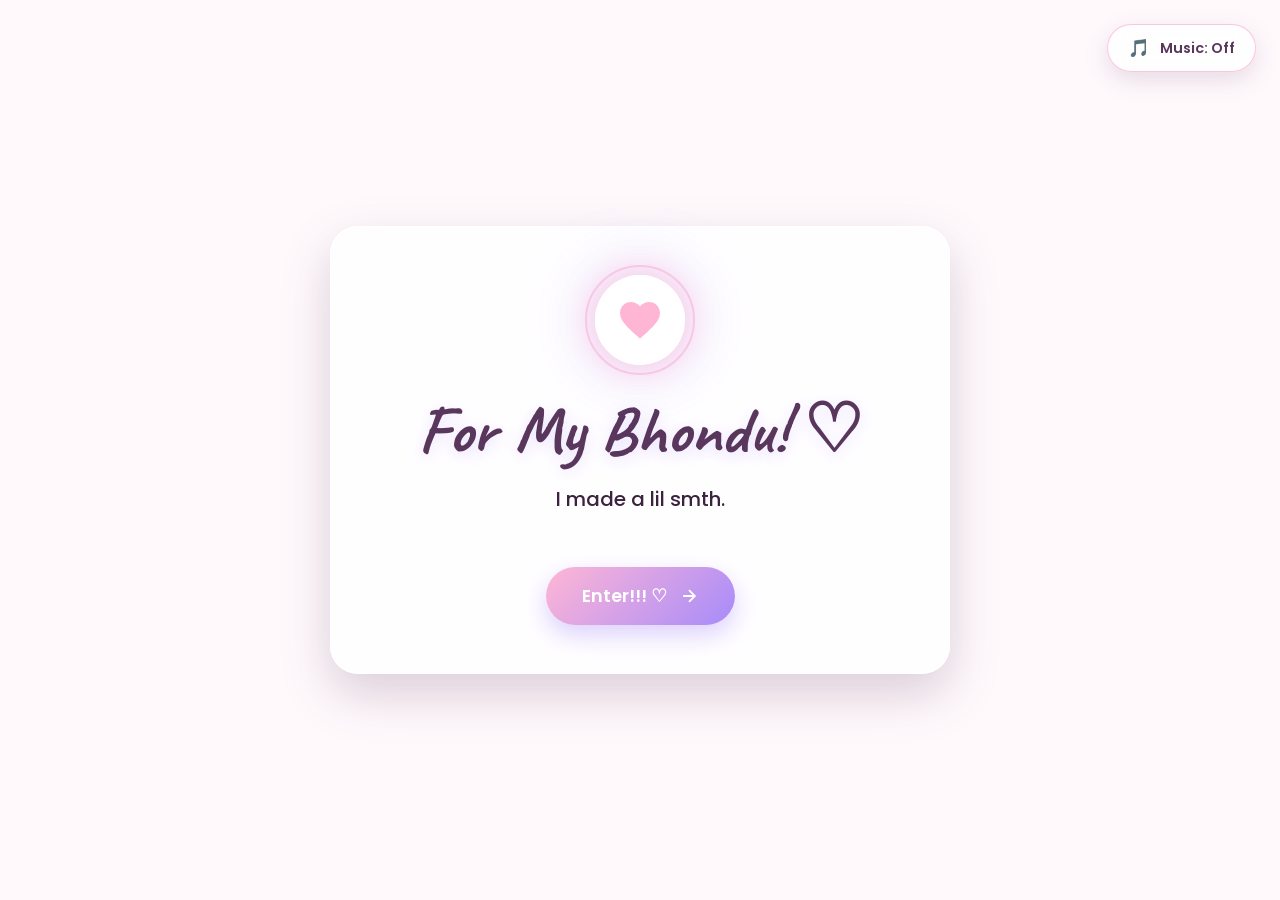
<file: index.html>
<!DOCTYPE html>
<html lang="en">
<head>
  <meta charset="UTF-8">
  <meta name="viewport" content="width=device-width, initial-scale=1.0">
  <title>For My Bhondu! ♡</title>
  <link rel="stylesheet" href="css/common.css">
  <link rel="stylesheet" href="css/entrance.css">
  <link href="https://fonts.googleapis.com/css2?family=Caveat:wght@600;700&family=Playfair+Display:ital,wght@0,600;0,700;1,400&family=Poppins:wght@400;500;600&display=swap" rel="stylesheet">
</head>
<body>
  <div class="romantic-bg"></div>
  <div class="bg-glow-orb bg-glow-orb-1"></div>
  <div class="bg-glow-orb bg-glow-orb-2"></div>

  <main class="entrance-wrapper">
    <div class="glass-card entrance-card" id="entranceCard">
      <!-- Glowing Central Heart Orb with Pulse Ring -->
      <div class="glowing-orb-container">
        <div class="pulse-ring"></div>
        <div class="glowing-orb">
          <svg width="48" height="48" viewBox="0 0 24 24" fill="#FFB6D5">
            <path d="M12 21.35l-1.45-1.32C5.4 15.36 2 12.28 2 8.5 2 5.42 4.42 3 7.5 3c1.74 0 3.41.81 4.5 2.09C13.09 3.81 14.76 3 16.5 3 19.58 3 22 5.42 22 8.5c0 3.78-3.4 6.86-8.55 11.54L12 21.35z"/>
          </svg>
        </div>
      </div>

      <h1 class="entrance-title">For My Bhondu! ♡</h1>
      <p class="entrance-subtitle">I made a lil smth.</p>

      <div id="hiddenMessage" class="hidden-message" aria-live="polite">
        Let's start your birthday story... ✨
      </div>

      <div class="button-wrapper">
        <button id="enterBtn" class="romantic-btn">
          Enter!!! ♡
          <svg width="20" height="20" viewBox="0 0 24 24" fill="none" stroke="currentColor" stroke-width="2.2" aria-hidden="true">
            <path d="M5 12h14M12 5l7 7-7 7"/>
          </svg>
        </button>
      </div>
    </div>
  </main>

  <script src="js/common.js"></script>
  <script src="js/entrance.js"></script>
</body>
</html>
</file>
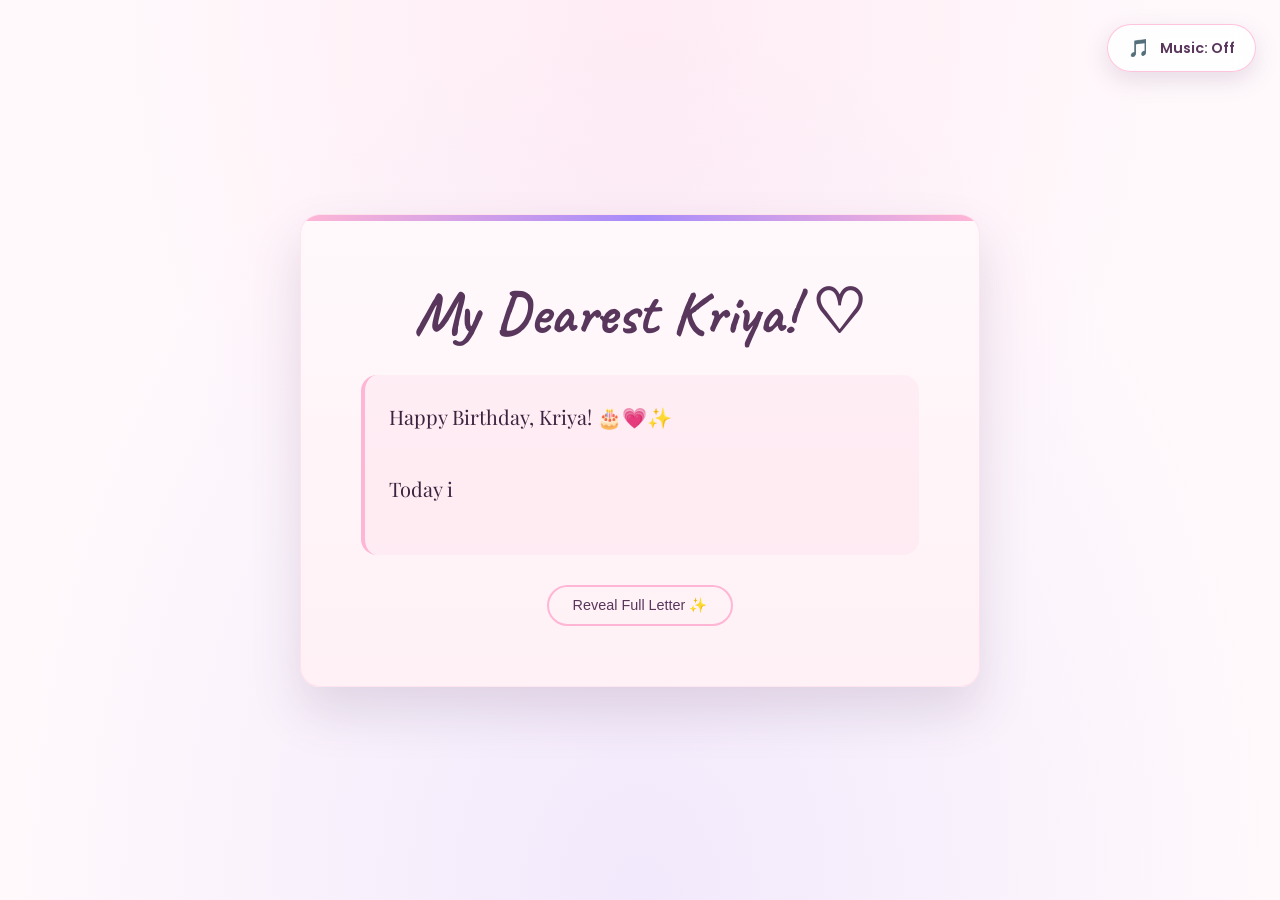
<file: birthday-letter.html>
<!DOCTYPE html>
<html lang="en">
<head>
  <meta charset="UTF-8">
  <meta name="viewport" content="width=device-width, initial-scale=1.0">
  <title>Final Birthday Letter 💌</title>
  <link rel="stylesheet" href="css/common.css">
  <link rel="stylesheet" href="css/birthday-letter.css">
  <link href="https://fonts.googleapis.com/css2?family=Caveat:wght@600;700&family=Playfair+Display:ital,wght@0,600;0,700;1,400&family=Poppins:wght@400;500;600&display=swap" rel="stylesheet">
</head>
<body>
  <div class="romantic-bg"></div>

  <main class="letter-wrapper">
    <div class="parchment-card">
      <h1 class="letter-header">My Dearest Kriya! ♡</h1>

      <div class="typewriter-body" id="typewriterBody"></div>

      <div class="letter-controls text-center">
        <button id="revealBtn" class="secondary-btn">Reveal Full Letter ✨</button>
        <button id="nextBtn" class="romantic-btn" style="display:none; margin-top:20px;">
          One last surprise for you… ♡
          <svg width="20" height="20" viewBox="0 0 24 24" fill="none" stroke="currentColor" stroke-width="2" aria-hidden="true"><path d="M5 12h14M12 5l7 7-7 7"/></svg>
        </button>
      </div>
    </div>
  </main>

  <script src="js/common.js"></script>
  <script src="js/birthday-letter.js"></script>
</body>
</html>
</file>
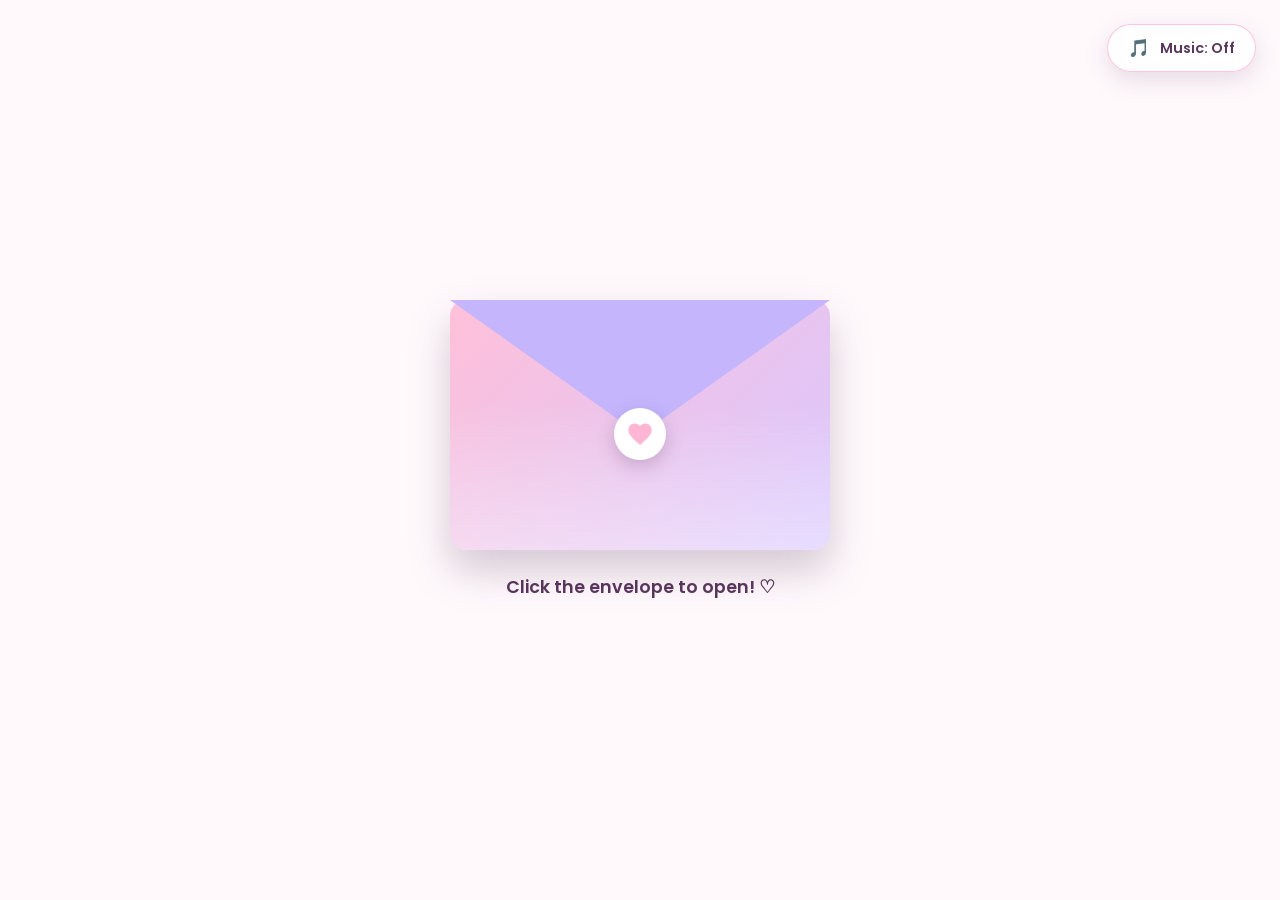
<file: birthday-wish.html>
<!DOCTYPE html>
<html lang="en">
<head>
  <meta charset="UTF-8">
  <meta name="viewport" content="width=device-width, initial-scale=1.0">
  <title>Happy Birthday, My Love ♡</title>
  <link rel="stylesheet" href="css/common.css">
  <link rel="stylesheet" href="css/birthday-wish.css">
  <link href="https://fonts.googleapis.com/css2?family=Caveat:wght@600;700&family=Playfair+Display:ital,wght@0,600;0,700;1,400&family=Poppins:wght@400;500;600&display=swap" rel="stylesheet">
</head>
<body>
  <div class="romantic-bg"></div>
  <div class="bg-glow-orb bg-glow-orb-1"></div>

  <main class="wish-wrapper">
    <!-- Interactive 3D Envelope -->
    <div class="envelope-container" id="envelopeContainer">
      <div class="envelope" id="envelope" role="button" aria-label="Open birthday envelope">
        <div class="envelope-flap" id="envelopeFlap"></div>
        <div class="envelope-pocket"></div>
        <div class="heart-seal" id="heartSeal">
          <svg width="28" height="28" viewBox="0 0 24 24" fill="#FFB6D5" aria-hidden="true">
            <path d="M12 21.35l-1.45-1.32C5.4 15.36 2 12.28 2 8.5 2 5.42 4.42 3 7.5 3c1.74 0 3.41.81 4.5 2.09C13.09 3.81 14.76 3 16.5 3 19.58 3 22 5.42 22 8.5c0 3.78-3.4 6.86-8.55 11.54L12 21.35z"/>
          </svg>
        </div>
      </div>
      <p class="envelope-prompt" id="envelopePrompt">Click the envelope to open! ♡</p>
    </div>

    <!-- Birthday Card Revealed from Envelope -->
    <div class="glass-card birthday-card" id="birthdayCard">
      <h2 class="card-title">Happy Birthday Kiyo!</h2>

      <div class="photo-frame">
        <img src="assets/images/bday_img.jpg" alt="Birthday Special">
      </div>

      <p class="card-text">
        Wish You Many More Happie Returns of the Day My Dumbo — 
        You mean so much to mee! Wishing my dumbass a day filled with Happiness, Laughter!
        I'm soo grateful to have you in mah life! You da GOAT!! 💖
      </p>

      <button id="nextBtn" class="romantic-btn">
        Lets move on to the next level ♡
        <svg width="20" height="20" viewBox="0 0 24 24" fill="none" stroke="currentColor" stroke-width="2" aria-hidden="true"><path d="M5 12h14M12 5l7 7-7 7"/></svg>
      </button>
    </div>
  </main>

  <script src="js/common.js"></script>
  <script src="js/birthday-wish.js"></script>
</body>
</html>
</file>
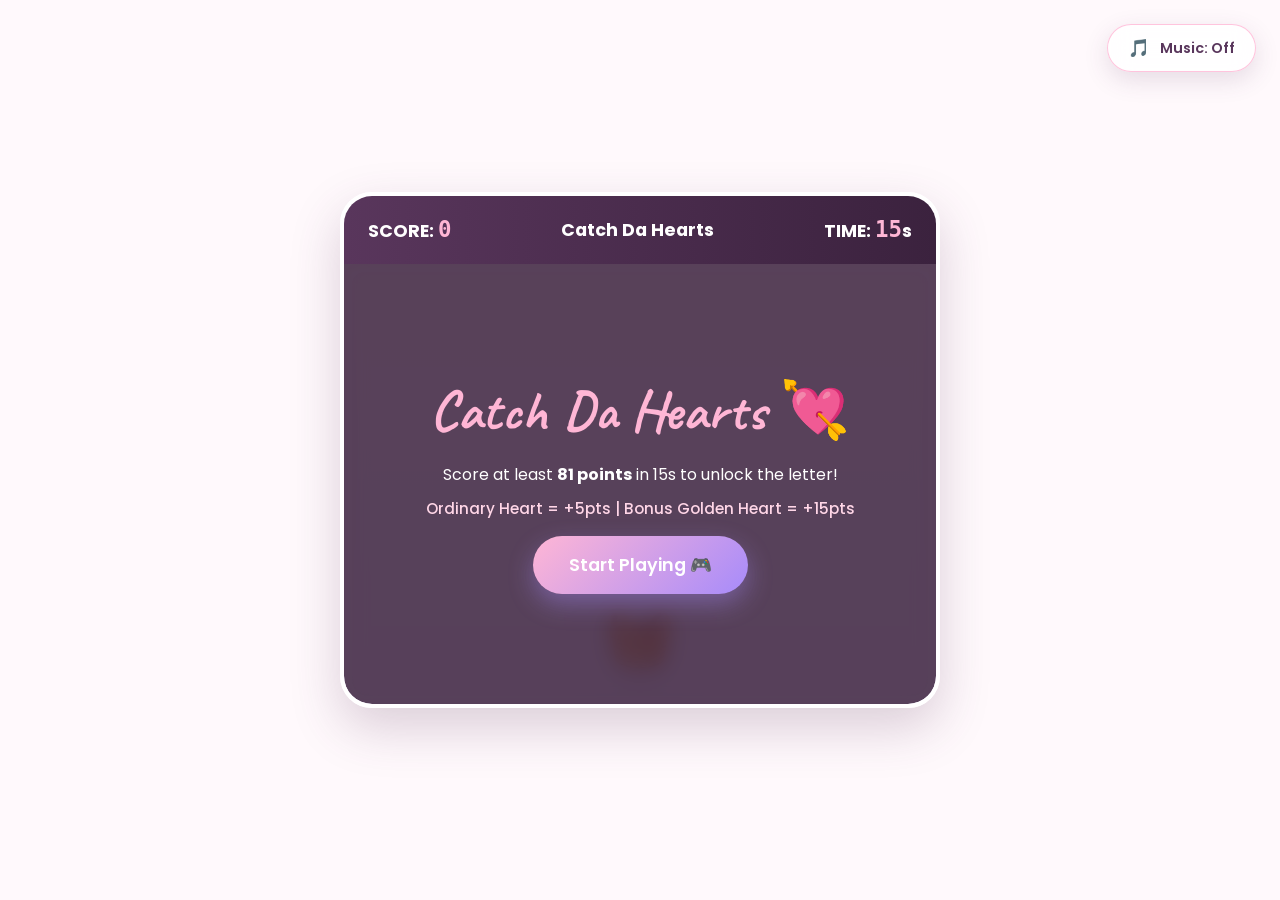
<file: catch-my-love.html>
<!DOCTYPE html>
<html lang="en">
<head>
  <meta charset="UTF-8">
  <meta name="viewport" content="width=device-width, initial-scale=1.0">
  <title>Catch Da Hearts</title>
  <link rel="stylesheet" href="css/common.css">
  <link rel="stylesheet" href="css/catch-my-love.css">
  <link href="https://fonts.googleapis.com/css2?family=Caveat:wght@600;700&family=Playfair+Display:ital,wght@0,600;0,700;1,400&family=Poppins:wght@400;500;600&display=swap" rel="stylesheet">
</head>
<body>
  <div class="romantic-bg"></div>

  <main class="game-wrapper">
    <div class="arcade-cabinet">
      <!-- Arcade Header Bar -->
      <header class="arcade-header">
        <div class="stat-box">SCORE: <span id="scoreVal">0</span></div>
        <div class="game-title-text">Catch Da Hearts</div>
        <div class="stat-box">TIME: <span id="timerVal">15</span>s</div>
      </header>

      <!-- Play Field Canvas Area -->
      <div class="game-field" id="gameField">
        <div class="basket" id="basket" aria-label="Catch Basket">🧺</div>

        <!-- Overlay Start Screen -->
        <div class="game-overlay" id="startOverlay">
          <h2>Catch Da Hearts 💘</h2>
          <p>Score at least <b>81 points</b> in 15s to unlock the letter!</p>
          <p class="sub-rule">Ordinary Heart = +5pts | Bonus Golden Heart = +15pts</p>
          <button id="startBtn" class="romantic-btn" style="margin-top: 16px;">Start Playing 🎮</button>
        </div>

        <!-- Victory Screen -->
        <div class="game-overlay" id="victoryOverlay" style="display:none;">
          <h2 class="vic-title">VICTORY!! 🎉💗</h2>
          <p>You scored <span id="finalWinScore">85</span> points!</p>
          <button id="unlockBtn" class="romantic-btn" style="margin-top: 16px;">
            Enter Birthday Letter 💌
          </button>
        </div>

        <!-- Retry Screen (shown once, then goes to letter) -->
        <div class="game-overlay" id="retryOverlay" style="display:none;">
          <h2>Better luck next time! 😊</h2>
          <p>You scored <span id="finalFailScore">0</span> points.</p>
          <p>Redirecting to the Birthday Letter...</p>
          <button id="retryBtn" class="romantic-btn" style="margin-top: 16px;">OK</button>
        </div>
      </div>
    </div>
  </main>

  <script src="js/common.js"></script>
  <script src="js/catch-my-love.js"></script>
</body>
</html>
</file>
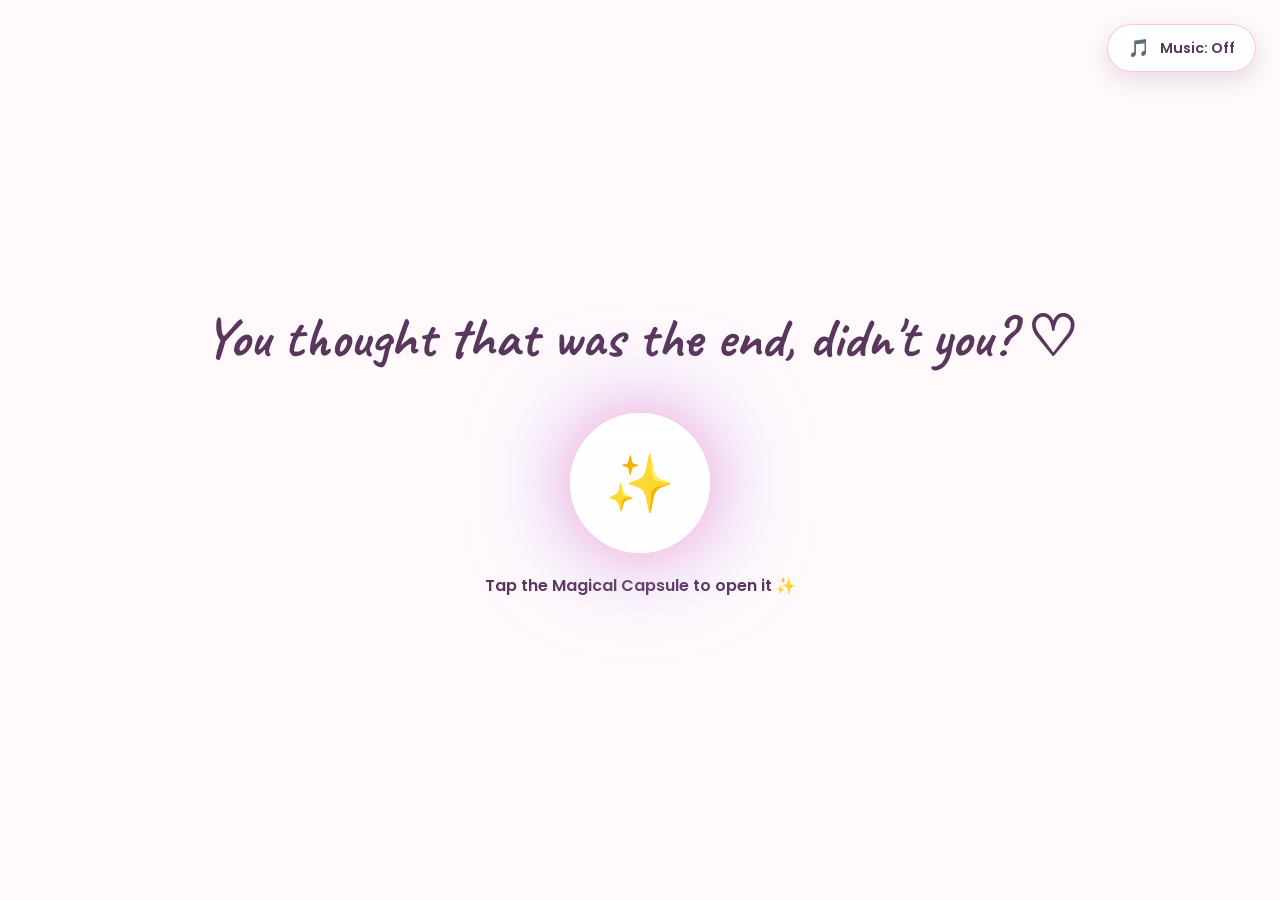
<file: final-surprise.html>
<!DOCTYPE html>
<html lang="en">
<head>
  <meta charset="UTF-8">
  <meta name="viewport" content="width=device-width, initial-scale=1.0">
  <title>Final Surprise & Grand Finale ✨</title>
  <link rel="stylesheet" href="css/common.css">
  <link rel="stylesheet" href="css/final-surprise.css">
  <link href="https://fonts.googleapis.com/css2?family=Caveat:wght@600;700&family=Playfair+Display:ital,wght@0,600;0,700;1,400&family=Poppins:wght@400;500;600&display=swap" rel="stylesheet">
</head>
<body>
  <div class="romantic-bg"></div>

  <main class="final-wrapper">
    <!-- Magical Capsule Orb -->
    <div id="capsuleStage" class="capsule-stage text-center">
      <h2 class="capsule-title">You thought that was the end, didn't you? ♡</h2>
      <div class="magical-capsule" id="capsuleOrb" role="button" aria-label="Open Magical Memory Capsule" tabindex="0">
        <div class="capsule-core">✨</div>
      </div>
      <p style="margin-top:20px; font-weight:600; color:var(--plum);">Tap the Magical Capsule to open it ✨</p>
    </div>

    <!-- Video Stage -->
    <div id="videoStage" class="video-stage" style="display:none;">
      <div class="video-frame">
        <video id="birthdayVideo" controls preload="metadata">
          <source src="assets/video/birthday-video.mp4" type="video/mp4">
          Your browser does not support video playback.
        </video>
      </div>
    </div>

    <!-- Grand Finale Overlay Screen -->
    <div id="grandFinale" class="grand-finale-overlay" style="display:none;">
      <h1 class="finale-title">HAPPY BIRTHDAY, MY LOVE! ♡</h1>
      <p class="finale-message">
         Thank you for being the most incredible person in my world. Here is to another year of dumb moments, happiness, laughs, and sweet moments together! 💖✨
      </p>
      <div class="finale-signoff">Forever Yours, Farhan! ♡</div>
    </div>
  </main>

  <script src="js/common.js"></script>
  <script src="js/final-surprise.js"></script>
</body>
</html>
</file>
<file: css/common.css>
/* ==========================================================================
   BIRTHDAY WEBSITE - ADVANCED COMMON DESIGN SYSTEM
   Palette: Blush Pink (#FFD6E7), Pastel Pink (#FFB6D5), Lavender (#D8C7FF),
   Deep Lavender (#A78BFA), Soft Cream (#FFF9FC), Plum (#59365C)
   ========================================================================== */

:root {
  --blush: #FFD6E7;
  --pastel-pink: #FFB6D5;
  --lavender: #D8C7FF;
  --deep-lavender: #A78BFA;
  --cream: #FFF9FC;
  --plum: #59365C;
  --plum-dark: #3B223E;
  --gold-accent: #FFD700;
  --white: #FFFFFF;
  --shadow-soft: 0 10px 30px rgba(89, 54, 92, 0.12);
  --shadow-deep: 0 20px 50px rgba(89, 54, 92, 0.22);
  --shadow-glow: 0 0 25px rgba(255, 182, 213, 0.6);
  --font-serif: 'Playfair Display', Georgia, serif;
  --font-handwriting: 'Caveat', 'Dancing Script', cursive;
  --font-sans: 'Poppins', 'Nunito', sans-serif;
}

*, *::before, *::after {
  box-sizing: border-box;
  margin: 0;
  padding: 0;
}

html, body {
  width: 100%;
  min-height: 100vh;
  min-height: 100dvh;
  background-color: var(--cream);
  color: var(--plum);
  font-family: var(--font-sans);
  overflow-x: hidden;
  -webkit-font-smoothing: antialiased;
}

/* Default cursor (no custom heart cursor) */
@media (min-width: 768px) {
  body {
    cursor: auto;
  }
  button, a, input, select, textarea, .interactive {
    cursor: pointer;
  }
}

/* Layered Animated Background */
.romantic-bg {
  position: fixed;
  top: 0;
  left: 0;
  width: 100vw;
  height: 100vh;
  height: 100dvh;
  z-index: -10;
  background: linear-gradient(135deg, #FFE4F0 0%, #E6DCFF 45%, #FFF0F7 100%);
  background-size: 300% 300%;
  animation: gradientShift 18s ease infinite;
}

@keyframes gradientShift {
  0% { background-position: 0% 50%; }
  50% { background-position: 100% 50%; }
  100% { background-position: 0% 50%; }
}

/* Ambient Lighting Glow Orbs */
.bg-glow-orb {
  position: fixed;
  border-radius: 50%;
  filter: blur(80px);
  z-index: -5;
  pointer-events: none;
  opacity: 0.6;
}

.bg-glow-orb-1 {
  top: -10%;
  left: -10%;
  width: min(50vw, 400px);
  height: min(50vw, 400px);
  background: radial-gradient(circle, rgba(255, 182, 213, 0.8) 0%, transparent 70%);
  animation: orbFloat 14s ease-in-out infinite alternate;
}

.bg-glow-orb-2 {
  bottom: -10%;
  right: -10%;
  width: min(60vw, 450px);
  height: min(60vw, 450px);
  background: radial-gradient(circle, rgba(167, 139, 250, 0.6) 0%, transparent 70%);
  animation: orbFloat 18s ease-in-out infinite alternate-reverse;
}

@keyframes orbFloat {
  0% { transform: translate(0, 0) scale(1); }
  100% { transform: translate(40px, -40px) scale(1.15); }
}

/* Floating Hearts & Sparkles Layer */
.floating-particles-container {
  position: fixed;
  top: 0;
  left: 0;
  width: 100%;
  height: 100%;
  pointer-events: none;
  z-index: 0;
  overflow: hidden;
}

.particle {
  position: absolute;
  bottom: -40px;
  opacity: 0;
  animation: particleUp linear infinite;
}

.particle-heart {
  background: rgba(255, 182, 213, 0.5);
  clip-path: path('M12 21.35l-1.45-1.32C5.4 15.36 2 12.28 2 8.5 2 5.42 4.42 3 7.5 3c1.74 0 3.41.81 4.5 2.09C13.09 3.81 14.76 3 16.5 3 19.58 3 22 5.42 22 8.5c0 3.78-3.4 6.86-8.55 11.54L12 21.35z');
}

.particle-star {
  background: rgba(216, 199, 255, 0.8);
  clip-path: polygon(50% 0%, 61% 35%, 98% 35%, 68% 57%, 79% 91%, 50% 70%, 21% 91%, 32% 57%, 2% 35%, 39% 35%);
}

@keyframes particleUp {
  0% { transform: translateY(0) rotate(0deg) scale(0.6); opacity: 0; }
  15% { opacity: 0.8; }
  85% { opacity: 0.8; }
  100% { transform: translateY(-110vh) rotate(360deg) scale(1.2); opacity: 0; }
}

/* Music Toggle Button */
.music-toggle {
  position: fixed;
  top: clamp(12px, 3vh, 24px);
  right: clamp(12px, 3vw, 24px);
  z-index: 1000;
  background: rgba(255, 255, 255, 0.85);
  backdrop-filter: blur(12px);
  -webkit-backdrop-filter: blur(12px);
  border: 1.5px solid rgba(255, 182, 213, 0.8);
  border-radius: 50px;
  padding: 10px 20px;
  display: flex;
  align-items: center;
  gap: 10px;
  box-shadow: 0 8px 25px rgba(89, 54, 92, 0.15);
  transition: all 0.3s cubic-bezier(0.16, 1, 0.3, 1);
  font-family: var(--font-sans);
  font-size: 0.9rem;
  font-weight: 600;
  color: var(--plum);
  cursor: pointer;
}

.music-toggle:hover {
  background: var(--white);
  transform: translateY(-2px) scale(1.03);
  box-shadow: 0 12px 30px rgba(167, 139, 250, 0.3);
}

.music-toggle:focus-visible {
  outline: 3px solid var(--deep-lavender);
  outline-offset: 3px;
}

.music-toggle .icon {
  font-size: 1.1rem;
  display: inline-block;
  transition: transform 0.3s ease;
}

.music-toggle:hover .icon {
  transform: scale(1.2) rotate(10deg);
}

/* Glassmorphism Card Component */
.glass-card {
  background: rgba(255, 255, 255, 0.78);
  backdrop-filter: blur(16px);
  -webkit-backdrop-filter: blur(16px);
  border: 1px solid rgba(255, 255, 255, 0.9);
  border-radius: clamp(18px, 4vw, 28px);
  box-shadow: var(--shadow-deep);
  padding: clamp(24px, 5vw, 48px);
  position: relative;
  z-index: 10;
  transition: all 0.4s cubic-bezier(0.16, 1, 0.3, 1);
}

/* Primary Romantic Button */
.romantic-btn {
  background: linear-gradient(135deg, var(--pastel-pink) 0%, var(--deep-lavender) 100%);
  color: var(--white);
  border: none;
  border-radius: 50px;
  padding: clamp(12px, 2.5vw, 16px) clamp(24px, 4vw, 36px);
  font-family: var(--font-sans);
  font-size: clamp(0.95rem, 2.5vw, 1.1rem);
  font-weight: 600;
  box-shadow: 0 10px 25px rgba(167, 139, 250, 0.4);
  cursor: pointer;
  transition: all 0.35s cubic-bezier(0.16, 1, 0.3, 1);
  display: inline-flex;
  align-items: center;
  justify-content: center;
  gap: 12px;
  text-decoration: none;
  position: relative;
  overflow: hidden;
}

.romantic-btn::before {
  content: '';
  position: absolute;
  top: 0; left: -100%;
  width: 100%; height: 100%;
  background: linear-gradient(90deg, transparent, rgba(255, 255, 255, 0.35), transparent);
  transition: left 0.6s ease;
}

.romantic-btn:hover {
  transform: translateY(-4px) scale(1.02);
  box-shadow: 0 15px 35px rgba(167, 139, 250, 0.6);
  background: linear-gradient(135deg, var(--deep-lavender) 0%, var(--pastel-pink) 100%);
}

.romantic-btn:hover::before {
  left: 100%;
}

.romantic-btn:focus-visible {
  outline: 3px solid var(--deep-lavender);
  outline-offset: 3px;
}

.romantic-btn:active {
  transform: translateY(-1px) scale(0.99);
}

/* Accessibility & Mobile Adjustments */
@media (prefers-reduced-motion: reduce) {
  *, *::before, *::after {
    animation-duration: 0.01ms !important;
    animation-iteration-count: 1 !important;
    transition-duration: 0.01ms !important;
  }
}

@media (max-width: 768px) {
  .romantic-btn {
    width: 100%;
  }
  .music-toggle {
    padding: 8px 14px;
    font-size: 0.8rem;
  }
}
</file>
<file: css/entrance.css>
.entrance-wrapper {
  min-height: 100vh;
  min-height: 100dvh;
  display: flex;
  align-items: center;
  justify-content: center;
  padding: 24px;
}

.entrance-card {
  max-width: 620px;
  width: 100%;
  text-align: center;
  animation: cardAppear 1.2s cubic-bezier(0.16, 1, 0.3, 1) forwards;
}

@keyframes cardAppear {
  from { opacity: 0; transform: translateY(40px) scale(0.94); }
  to { opacity: 1; transform: translateY(0) scale(1); }
}

.glowing-orb-container {
  position: relative;
  display: flex;
  justify-content: center;
  align-items: center;
  margin-bottom: 28px;
}

.pulse-ring {
  position: absolute;
  width: 110px;
  height: 110px;
  border-radius: 50%;
  border: 2px solid rgba(255, 182, 213, 0.6);
  animation: pulseRingAnim 3s cubic-bezier(0.215, 0.61, 0.355, 1) infinite;
}

@keyframes pulseRingAnim {
  0% { transform: scale(0.95); opacity: 0.8; }
  50% { transform: scale(1.25); opacity: 0.2; }
  100% { transform: scale(0.95); opacity: 0.8; }
}

.glowing-orb {
  width: 90px;
  height: 90px;
  border-radius: 50%;
  background: rgba(255, 255, 255, 0.95);
  display: flex;
  align-items: center;
  justify-content: center;
  box-shadow: 0 0 35px rgba(255, 182, 213, 0.8), 0 0 70px rgba(167, 139, 250, 0.4);
  animation: floatOrb 3s ease-in-out infinite alternate;
  z-index: 2;
}

@keyframes floatOrb {
  0% { transform: translateY(0) scale(1); box-shadow: 0 0 30px rgba(255, 182, 213, 0.8); }
  100% { transform: translateY(-8px) scale(1.06); box-shadow: 0 0 50px rgba(255, 182, 213, 1), 0 0 90px rgba(167, 139, 250, 0.6); }
}

.entrance-title {
  font-family: var(--font-handwriting);
  font-size: clamp(3rem, 7vw, 4.2rem);
  color: var(--plum);
  margin-bottom: 16px;
  text-shadow: 0 4px 15px rgba(167, 139, 250, 0.25);
  line-height: 1.1;
}

.entrance-subtitle {
  font-size: clamp(1.05rem, 2.5vw, 1.25rem);
  color: var(--plum-dark);
  line-height: 1.6;
  font-weight: 500;
  margin-bottom: 28px;
}

.hidden-message {
  opacity: 0;
  max-height: 0;
  overflow: hidden;
  font-family: var(--font-handwriting);
  font-size: clamp(1.4rem, 3.5vw, 1.7rem);
  color: var(--deep-lavender);
  margin-bottom: 24px;
  transition: all 0.6s ease;
}

.hidden-message.show {
  opacity: 1;
  max-height: 100px;
}

.button-wrapper {
  margin-top: 10px;
}
</file>
<file: css/birthday-letter.css>
.letter-wrapper {
  min-height: 100vh;
  min-height: 100dvh;
  display: flex;
  align-items: center;
  justify-content: center;
  padding: 24px;
  background: radial-gradient(ellipse at top, rgba(255, 182, 213, 0.2), transparent 60%), radial-gradient(ellipse at bottom, rgba(167, 139, 250, 0.15), transparent 70%), var(--cream);
}

.parchment-card {
  background: linear-gradient(180deg, #FFF9FC 0%, #FFF1F5 100%);
  border: 1px solid rgba(255, 182, 213, 0.3);
  box-shadow: 0 25px 50px rgba(89, 54, 92, 0.15);
  border-radius: 20px;
  max-width: 680px;
  width: 100%;
  padding: clamp(40px, 6vw, 60px);
  position: relative;
  overflow: hidden;
}

.parchment-card::before {
  content: '';
  position: absolute;
  top: 0; left: 0;
  width: 100%; height: 6px;
  background: linear-gradient(90deg, var(--pastel-pink), var(--deep-lavender), var(--pastel-pink));
  animation: shimmer 3s infinite linear;
}

@keyframes shimmer {
  0% { transform: translateX(-100%); }
  100% { transform: translateX(100%); }
}

.letter-header {
  font-family: var(--font-handwriting);
  font-size: clamp(2.8rem, 6vw, 3.8rem);
  color: var(--plum);
  margin-bottom: 24px;
  text-align: center;
}

.typewriter-body {
  font-family: var(--font-serif);
  font-size: clamp(1.1rem, 2.5vw, 1.25rem);
  line-height: 1.8;
  color: var(--plum-dark);
  min-height: 180px;
  white-space: pre-wrap;
  margin-bottom: 30px;
  padding: 24px;
  background: rgba(255, 214, 231, 0.3);
  border-radius: 16px;
  border-left: 4px solid var(--pastel-pink);
}

.letter-controls {
  display: flex;
  flex-direction: column;
  align-items: center;
  gap: 16px;
}

.secondary-btn {
  background: transparent;
  border: 2px solid var(--pastel-pink);
  color: var(--plum);
  padding: 10px 24px;
  border-radius: 30px;
  font-size: 0.9rem;
  cursor: pointer;
  transition: all 0.3s ease;
  position: relative;
  overflow: hidden;
}

.secondary-btn::before {
  content: '';
  position: absolute;
  top: 0; left: -100%;
  width: 100%; height: 100%;
  background: linear-gradient(90deg, transparent, rgba(255, 182, 213, 0.2), transparent);
  transition: left 0.4s ease;
}

.secondary-btn:hover, .secondary-btn:focus-visible {
  background: var(--blush);
  border-color: var(--deep-lavender);
  transform: translateY(-2px);
}

.secondary-btn:hover::before {
  left: 100%;
}

@media (max-width: 480px) {
  .parchment-card {
    padding: 24px;
  }
  .letter-header {
    font-size: 2rem;
  }
  .typewriter-body {
    font-size: 1rem;
    min-height: 140px;
  }
}
</file>
<file: css/birthday-wish.css>
.wish-wrapper {
  min-height: 100vh;
  min-height: 100dvh;
  display: flex;
  align-items: center;
  justify-content: center;
  padding: 24px;
  position: relative;
}

.envelope-container {
  display: flex;
  flex-direction: column;
  align-items: center;
  gap: 24px;
  perspective: 1000px;
}

.envelope {
  position: relative;
  width: min(380px, 90vw);
  height: 250px;
  background: linear-gradient(135deg, #FFC0D9 0%, #D8C7FF 100%);
  border-radius: 16px;
  box-shadow: 0 20px 40px rgba(89, 54, 92, 0.25);
  cursor: pointer;
  transition: transform 0.4s ease, box-shadow 0.4s ease;
  transform-style: preserve-3d;
}

.envelope:hover {
  transform: translateY(-8px) scale(1.02);
  box-shadow: 0 30px 60px rgba(89, 54, 92, 0.35);
}

.envelope-flap {
  position: absolute;
  top: 0; left: 0;
  width: 0; height: 0;
  border-left: 190px solid transparent;
  border-right: 190px solid transparent;
  border-top: 135px solid #C4B5FD;
  transform-origin: top;
  transition: transform 0.6s cubic-bezier(0.4, 0, 0.2, 1);
  z-index: 4;
}

.envelope-pocket {
  position: absolute;
  bottom: 0; left: 0;
  width: 100%; height: 100%;
  background: linear-gradient(180deg, transparent 40%, rgba(255,255,255,0.4) 100%);
  border-bottom-left-radius: 16px;
  border-bottom-right-radius: 16px;
  z-index: 3;
}

.heart-seal {
  position: absolute;
  top: 108px; left: 50%;
  transform: translateX(-50%);
  width: 52px; height: 52px;
  background: var(--white);
  border-radius: 50%;
  display: flex; align-items: center; justify-content: center;
  box-shadow: 0 6px 18px rgba(89, 54, 92, 0.25);
  z-index: 5;
  transition: all 0.3s ease;
}

.envelope-prompt {
  font-family: var(--font-sans);
  font-weight: 600;
  color: var(--plum);
  font-size: 1.1rem;
  animation: pulsePrompt 2s infinite;
}

@keyframes pulsePrompt {
  0%, 100% { opacity: 0.8; transform: translateY(0); }
  50% { opacity: 1; transform: translateY(-4px); }
}

.birthday-card {
  display: none;
  max-width: 540px;
  width: 90vw;
  text-align: center;
  animation: cardSlideIn 0.8s cubic-bezier(0.16, 1, 0.3, 1) forwards;
}

@keyframes cardSlideIn {
  from { opacity: 0; transform: translateY(50px) scale(0.92); }
  to { opacity: 1; transform: translateY(0) scale(1); }
}

.card-title {
  font-family: var(--font-handwriting);
  font-size: clamp(2.5rem, 6vw, 3.5rem);
  color: var(--plum);
  margin-bottom: 20px;
}

.photo-frame {
  width: 100%;
  max-width: 480px;
  aspect-ratio: 1 / 1;
  margin: 0 auto 24px auto;
  border-radius: 18px;
  overflow: hidden;
  border: 5px solid var(--white);
  box-shadow: var(--shadow-soft);
  background: var(--blush);
  display: flex;
  align-items: center;
  justify-content: center;
}

.photo-frame img {
  width: 100%;
  height: 100%;
  object-fit: cover;
  display: block;
}

.card-text {
  font-size: clamp(1rem, 2.5vw, 1.1rem);
  line-height: 1.6;
  color: var(--plum-dark);
  margin-bottom: 28px;
}
</file>
<file: css/catch-my-love.css>
.game-wrapper {
  min-height: 100vh;
  min-height: 100dvh;
  display: flex;
  align-items: center; justify-content: center;
  padding: 20px;
}

.arcade-cabinet {
  width: 100%;
  max-width: 600px;
  background: rgba(255, 255, 255, 0.9);
  backdrop-filter: blur(16px);
  border: 4px solid var(--white);
  border-radius: 32px;
  box-shadow: var(--shadow-deep);
  overflow: hidden;
}

.arcade-header {
  background: linear-gradient(90deg, var(--plum), var(--plum-dark));
  color: var(--white);
  padding: 20px 24px;
  display: flex;
  align-items: center; justify-content: space-between;
  font-weight: 700;
  font-size: 1.1rem;
}

.stat-box span {
  color: var(--pastel-pink);
  font-size: 1.4rem;
  font-family: monospace;
}

.game-field {
  position: relative;
  width: 100%;
  height: 440px;
  background: linear-gradient(180deg, rgba(255, 214, 231, 0.2) 0%, rgba(216, 199, 255, 0.2) 100%);
  overflow: hidden;
  touch-action: none;
}

.basket {
  position: absolute;
  bottom: 25px; left: 50%;
  transform: translateX(-50%);
  font-size: 3.5rem;
  user-select: none;
  pointer-events: none;
  transition: left 0.05s linear;
  filter: drop-shadow(0 5px 10px rgba(0,0,0,0.2));
}

.falling-heart-item {
  position: absolute;
  font-size: 2.2rem;
  user-select: none;
  pointer-events: none;
  filter: drop-shadow(0 2px 5px rgba(0,0,0,0.1));
}

.game-overlay {
  position: absolute;
  top: 0; left: 0;
  width: 100%; height: 100%;
  background: rgba(59, 34, 62, 0.85);
  backdrop-filter: blur(10px);
  color: var(--white);
  display: flex;
  flex-direction: column;
  align-items: center; justify-content: center;
  text-align: center;
  padding: 30px;
  z-index: 50;
}

.game-overlay h2 {
  font-family: var(--font-handwriting);
  font-size: clamp(2.5rem, 6vw, 3.5rem);
  color: var(--pastel-pink);
  margin-bottom: 16px;
}

.sub-rule {
  font-size: 0.95rem;
  color: var(--blush);
  margin-top: 10px;
  font-weight: 500;
}
</file>
<file: css/final-surprise.css>
.final-wrapper {
  min-height: 100vh;
  min-height: 100dvh;
  display: flex;
  align-items: center;
  justify-content: center;
  padding: 24px;
  box-sizing: border-box;
}

.capsule-stage {
  display: flex;
  flex-direction: column;
  align-items: center;
  justify-content: center;
}

.capsule-title {
  font-family: var(--font-handwriting);
  font-size: clamp(2.4rem, 6vw, 3.5rem);
  color: var(--plum);
  margin-bottom: clamp(24px, 5vh, 40px);
}

.magical-capsule {
  width: 140px;
  height: 140px;
  border-radius: 50%;
  margin: 0 auto;
  background: rgba(255, 255, 255, 0.85);
  backdrop-filter: blur(12px);
  border: 4px solid var(--white);
  box-shadow:
    0 0 50px rgba(255, 182, 213, 0.9),
    0 0 100px rgba(167, 139, 250, 0.6);
  display: flex;
  align-items: center;
  justify-content: center;
  cursor: pointer;
  animation: floatOrb 3.5s ease-in-out infinite alternate;
  transition: transform 0.4s ease, box-shadow 0.4s ease;
  outline: none;
}

.magical-capsule:hover,
.magical-capsule:focus-visible {
  transform: scale(1.1) translateY(-10px);
  box-shadow:
    0 0 70px rgba(255, 182, 213, 1),
    0 0 130px rgba(167, 139, 250, 0.8);
}

.magical-capsule:focus-visible {
  outline: 3px solid var(--deep-lavender);
  outline-offset: 10px;
}

.capsule-core {
  font-size: 3.5rem;
}

/* Video stage - hidden by default, shown via JS */
.video-stage {
  display: none;
  position: fixed;
  inset: 0;
  width: 100%;
  min-height: 100vh;
  min-height: 100dvh;
  align-items: center;
  justify-content: center;
  padding: 24px;
  box-sizing: border-box;
  z-index: 2000;
  background: rgba(255, 248, 252, 0.96);
}

/* Perfectly sized, elegant centered video frame */
.video-frame {
  position: relative;
  width: 100%;
  max-width: 480px;
  margin: 0 auto;
  background: #000;
  border-radius: 20px;
  overflow: hidden;
  box-shadow:
    0 0 25px rgba(216, 199, 255, 0.4),
    0 15px 45px rgba(89, 54, 92, 0.2);
  border: 3px solid rgba(255, 255, 255, 0.9);
}

/* Responsive video sizing */
.video-frame video {
  display: block;
  width: 100%;
  height: auto;
  max-height: 70vh;
  max-height: 70dvh;
  object-fit: contain;
  margin: 0 auto;
}

/* Grand finale screen */
.grand-finale-overlay {
  display: none;
  position: fixed;
  top: 0;
  left: 0;
  width: 100vw;
  height: 100vh;
  height: 100dvh;
  background: linear-gradient(
    135deg,
    rgba(255, 214, 231, 0.98),
    rgba(216, 199, 255, 0.98)
  );
  flex-direction: column;
  align-items: center;
  justify-content: center;
  text-align: center;
  padding: clamp(20px, 5vw, 40px);
  box-sizing: border-box;
  z-index: 3000;
  animation: finaleFadeIn 2s ease forwards;
}

@keyframes finaleFadeIn {
  from {
    opacity: 0;
    transform: scale(0.95);
  }
  to {
    opacity: 1;
    transform: scale(1);
  }
}

.finale-title {
  font-family: var(--font-handwriting);
  font-size: clamp(3rem, 10vw, 5rem);
  color: var(--plum);
  margin-bottom: 24px;
  text-shadow: 0 10px 30px rgba(167, 139, 250, 0.3);
}

.finale-message {
  font-family: var(--font-serif);
  font-size: clamp(1.1rem, 3vw, 1.4rem);
  max-width: 700px;
  line-height: 1.8;
  color: var(--plum-dark);
  margin-bottom: clamp(24px, 5vh, 40px);
}

.finale-signoff {
  font-family: var(--font-handwriting);
  font-size: clamp(1.8rem, 5vw, 2.8rem);
  color: var(--deep-lavender);
}

/* Mobile adjustments */
@media (max-width: 600px) {
  .final-wrapper {
    padding: 16px;
  }

  .video-stage {
    padding: 16px;
  }

  .video-frame {
    max-width: 100%;
    border-radius: 16px;
    border-width: 2px;
  }

  .video-frame video {
    max-height: 65vh;
    max-height: 65dvh;
  }

  .finale-title {
    font-size: clamp(2.5rem, 11vw, 4rem);
  }
}
</file>
